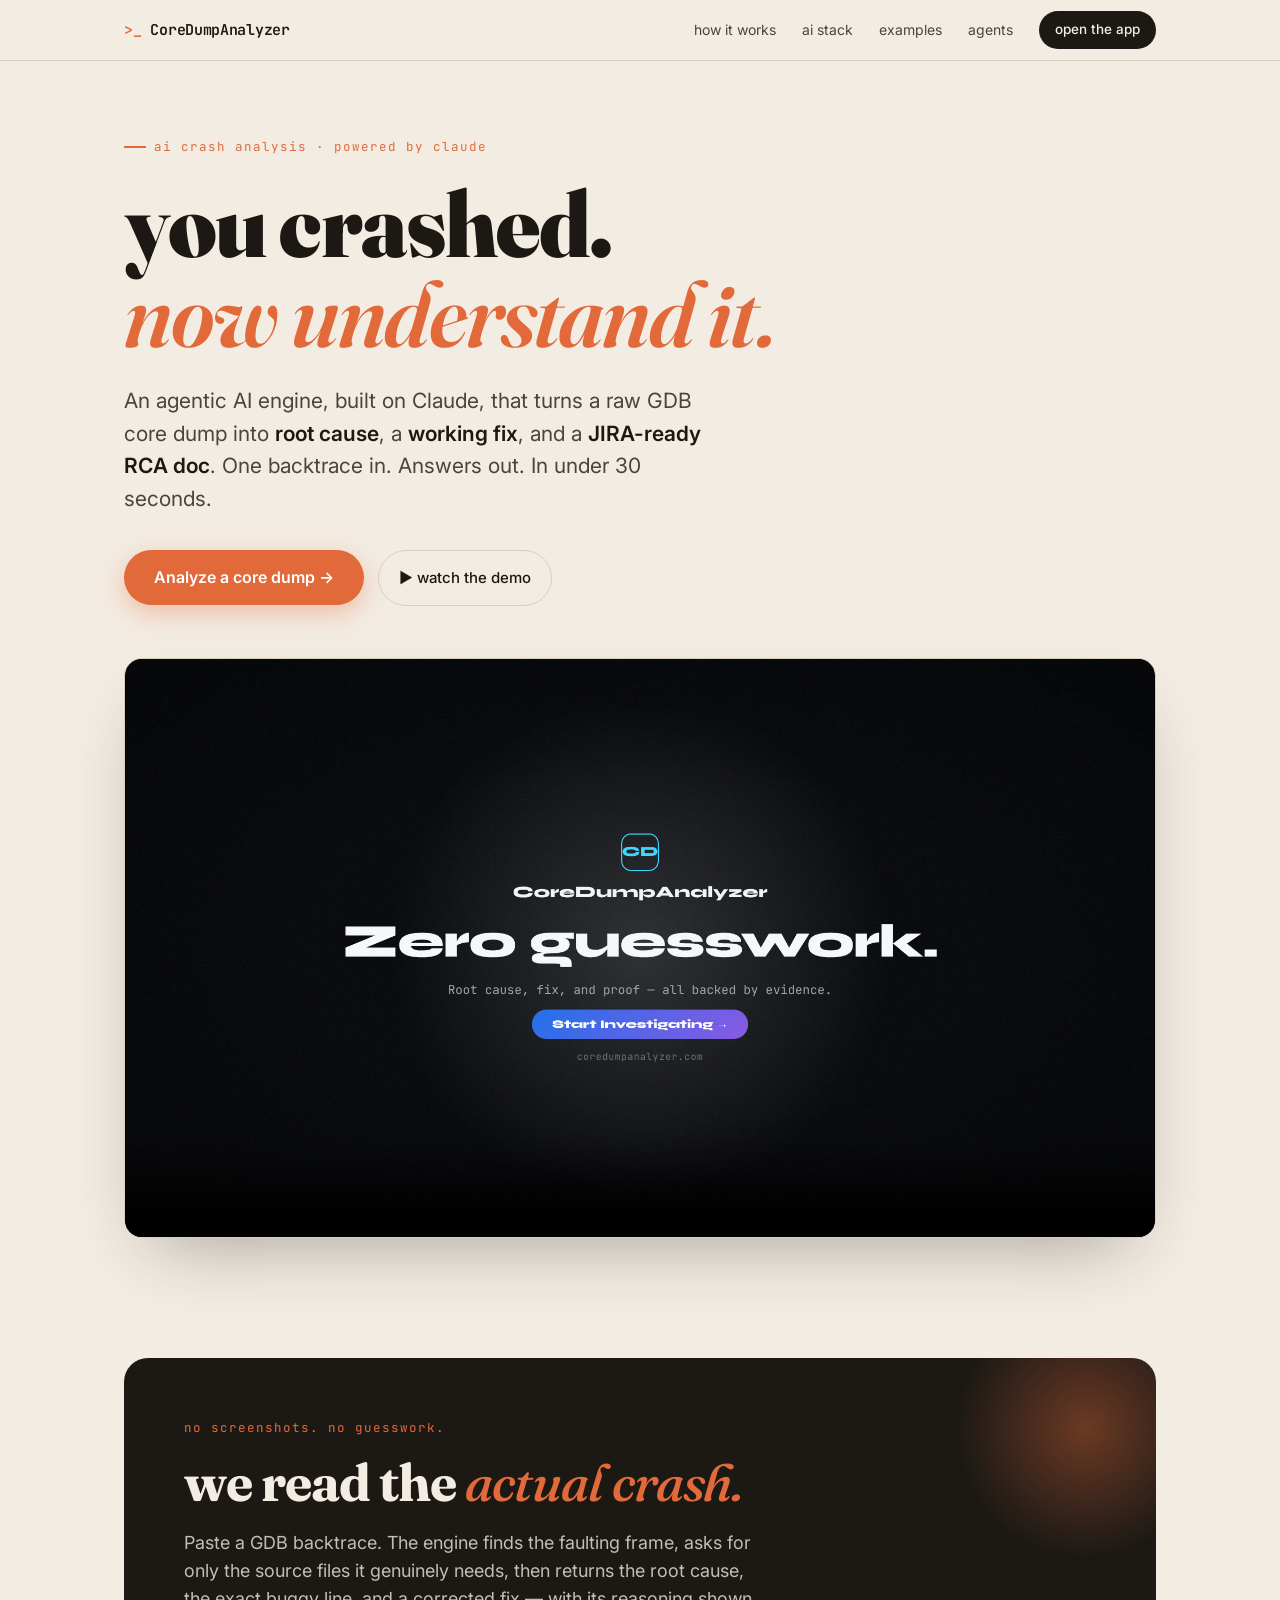
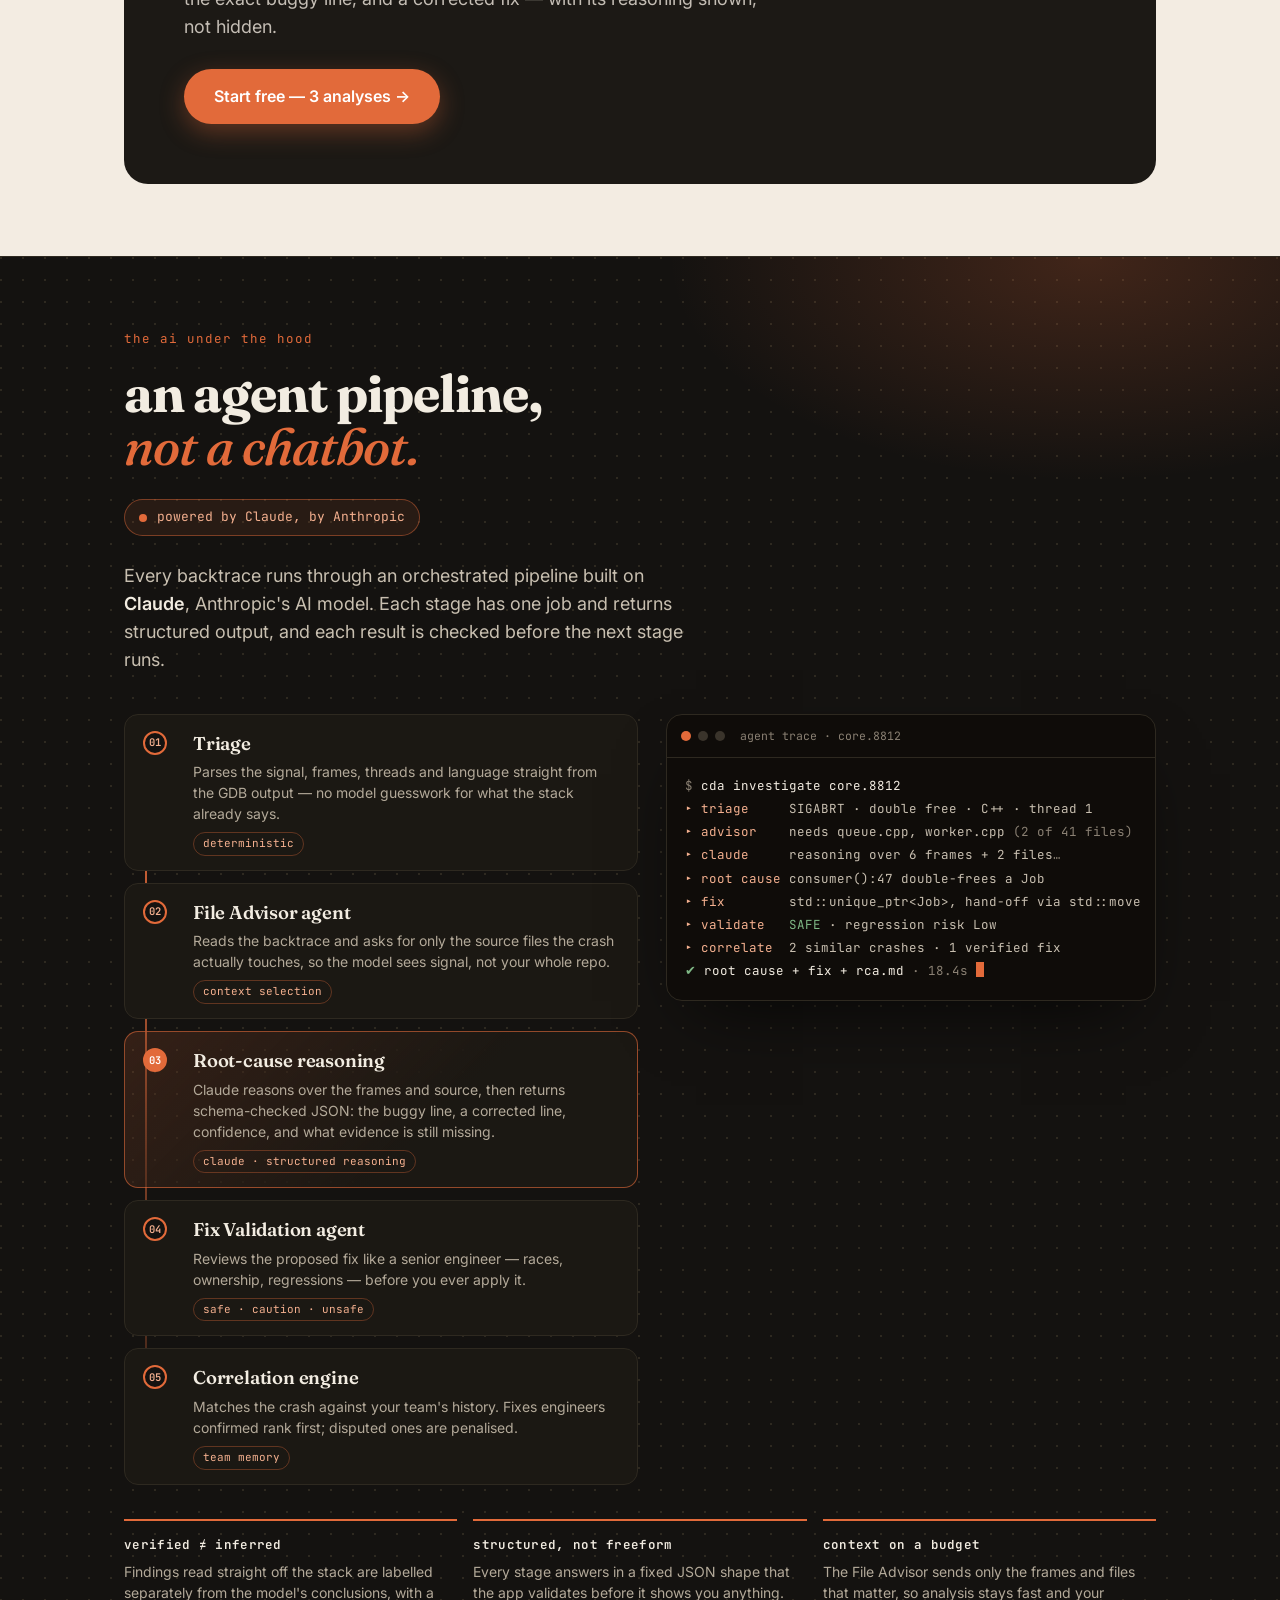
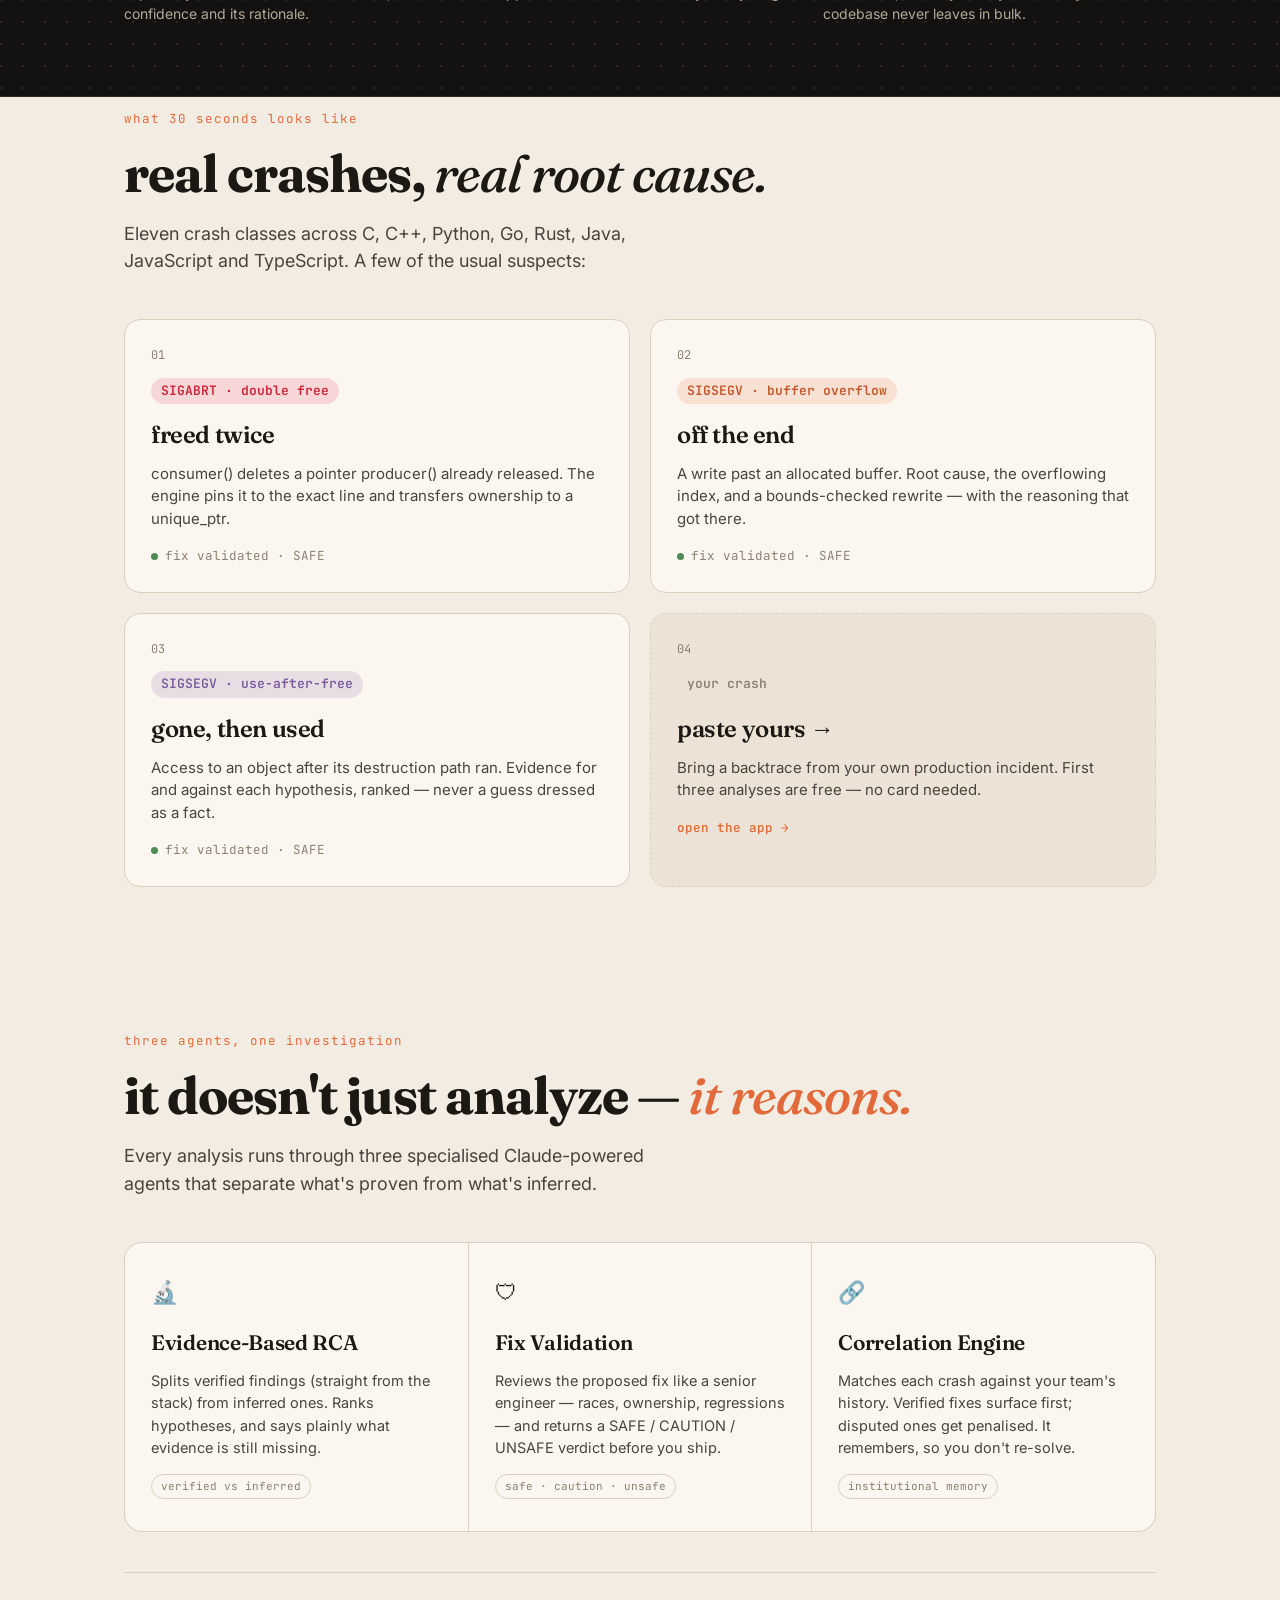
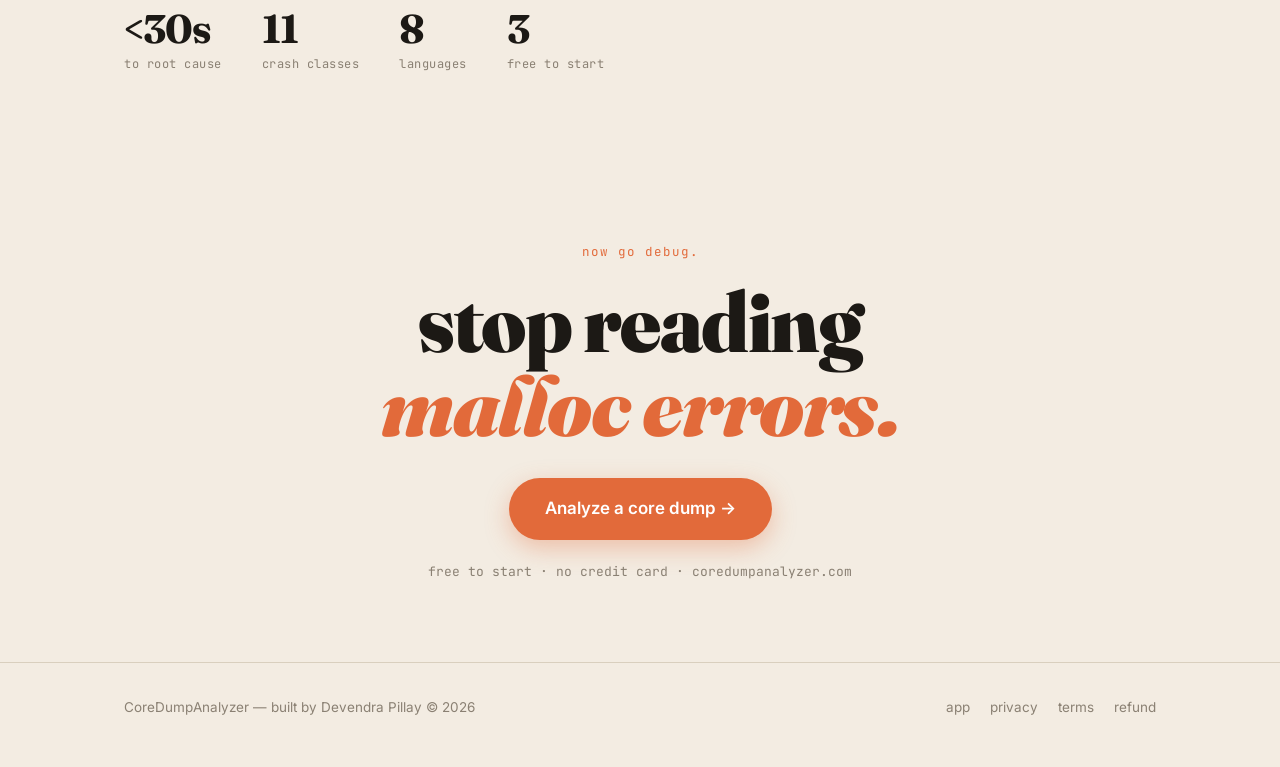
<file: index.html>
<!DOCTYPE html>
<html lang="en">
<head>
<meta charset="UTF-8">
<meta name="viewport" content="width=device-width, initial-scale=1, viewport-fit=cover">
<title>CoreDumpAnalyzer — you crashed. now understand it.</title>
<meta name="description" content="An agentic AI engine built on Claude that turns a GDB core dump into root cause, a working fix, and a JIRA-ready RCA doc. In under 30 seconds.">
<meta name="theme-color" content="#e26a3a">
<meta property="og:title" content="CoreDumpAnalyzer — you crashed. now understand it.">
<meta property="og:description" content="Paste a backtrace. Get root cause, a working fix, and an RCA doc. In under 30 seconds.">
<meta property="og:type" content="website">
<meta property="og:url" content="https://coredumpanalyzer.com/">
<link rel="canonical" href="https://coredumpanalyzer.com/">
<meta property="og:image" content="https://coredumpanalyzer.com/assets/demo-poster.jpg">
<meta property="og:video" content="https://coredumpanalyzer.com/assets/demo.mp4">
<meta name="twitter:card" content="summary_large_image">
<link rel="icon" type="image/svg+xml" href="data:image/svg+xml,<svg xmlns='http://www.w3.org/2000/svg' viewBox='0 0 100 100'><rect width='100' height='100' rx='20' fill='%23141210'/><text y='64' x='12' font-size='44' font-family='monospace' fill='%23e26a3a' font-weight='bold'>&gt;_</text></svg>">
<script>
// Auth hand-off: Supabase OAuth / email-confirm / password-reset redirects and
// Lemon Squeezy returns land on the site root. Forward them to the app with the
// query + hash intact so the app can finish the flow.
(function(){
  var h=location.hash||'', q=location.search||'';
  if(/access_token|refresh_token|error_description|type=recovery/.test(h) ||
     /[?&](code|error|error_description|reset)=/.test(q)){
    location.replace('/app.html'+q+h);
  }
})();
</script>
<link rel="preconnect" href="https://fonts.googleapis.com">
<link rel="preconnect" href="https://fonts.gstatic.com" crossorigin>
<link href="https://fonts.googleapis.com/css2?family=Fraunces:ital,opsz,wght@0,9..144,400;0,9..144,600;0,9..144,700;0,9..144,900;1,9..144,500;1,9..144,600&family=Inter:wght@400;500;600&family=JetBrains+Mono:wght@400;600&display=swap" rel="stylesheet">
<style>
:root{
  box-sizing:border-box;
  padding-top:env(safe-area-inset-top,0px);
  padding-bottom:env(safe-area-inset-bottom,0px);
  /* palette — warm paper + ember accent */
  --paper:#f3ece2;
  --paper2:#ece3d6;
  --ink:#1c1915;
  --ink2:#4a443c;
  --ink3:#8a8073;
  --ember:#e26a3a;
  --ember-d:#c4542a;
  --line:#d9cfbe;
  --card:#fbf7f0;
  --green:#4f8a56;
  --blue:#3a6ea5;
  --violet:#7a5a9e;
}
*{margin:0;padding:0;box-sizing:inherit}
html{scroll-padding-top:env(safe-area-inset-top,0px);scroll-behavior:smooth;-webkit-text-size-adjust:100%}
body{
  background:var(--paper);
  color:var(--ink);
  font-family:'Inter',system-ui,sans-serif;
  font-size:17px;line-height:1.6;
  overflow-x:hidden;
  background-image:radial-gradient(var(--line) 0.5px,transparent 0.5px);
  background-size:22px 22px;
}
@media (prefers-color-scheme: dark){
  :root:not([data-theme="light"]){
    --paper:#15120e;--paper2:#1b1813;--ink:#f2ece1;--ink2:#c8bfb0;
    --ink3:#8a8073;--line:#2e2920;--card:#1d1a14;
  }
}
:root[data-theme="dark"]{
  --paper:#15120e;--paper2:#1b1813;--ink:#f2ece1;--ink2:#c8bfb0;
  --ink3:#8a8073;--line:#2e2920;--card:#1d1a14;
}
a{color:inherit;text-decoration:none}
::selection{background:var(--ember);color:#fff}

/* ── layout shell ── */
.wrap{max-width:1080px;margin:0 auto;padding:0 24px}
.serif{font-family:'Fraunces',Georgia,serif}
.it{font-style:italic}
.em{color:var(--ember)}

/* ── top bar ── */
header{position:sticky;top:0;z-index:50;
  backdrop-filter:blur(10px);-webkit-backdrop-filter:blur(10px);
  background:color-mix(in srgb, var(--paper) 82%, transparent);
  border-bottom:1px solid var(--line);
  padding-top:env(safe-area-inset-top,0px);}
.nav{display:flex;align-items:center;justify-content:space-between;height:60px}
.brand{font-family:'JetBrains Mono',monospace;font-weight:600;font-size:15px;letter-spacing:-.3px;display:flex;align-items:center;gap:9px}
.brand .mk{color:var(--ember)}
.nav-links{display:flex;align-items:center;gap:26px;font-size:14px;color:var(--ink2)}
.nav-links a{transition:color .15s}
.nav-links a:hover{color:var(--ink)}
.nav-cta{background:var(--ink);color:var(--paper);padding:8px 16px;border-radius:999px;font-weight:500;font-size:13.5px;transition:transform .15s,background .15s}
.nav-cta:hover{transform:translateY(-1px);background:var(--ember)}
@media(max-width:680px){.nav-links a.hide-sm{display:none}}

/* ── hero ── */
.hero{padding:76px 0 48px;position:relative}
.eyebrow{font-family:'JetBrains Mono',monospace;font-size:12.5px;letter-spacing:1px;color:var(--ember);text-transform:lowercase;margin-bottom:22px;display:flex;align-items:center;gap:8px}
.eyebrow::before{content:"";width:22px;height:1.5px;background:var(--ember)}
h1.hero-h{font-family:'Fraunces',serif;font-weight:900;font-size:clamp(44px,8.5vw,92px);line-height:.98;letter-spacing:-1.5px;margin-bottom:26px}
h1.hero-h .it{font-weight:600}
.hero-sub{font-size:clamp(17px,2.2vw,21px);color:var(--ink2);max-width:600px;line-height:1.55;margin-bottom:34px}
.hero-sub strong{color:var(--ink);font-weight:600}
.hero-ctas{display:flex;gap:14px;flex-wrap:wrap;align-items:center}
.btn-primary{background:var(--ember);color:#fff;font-weight:600;font-size:16px;padding:15px 30px;border-radius:999px;display:inline-flex;align-items:center;gap:9px;transition:transform .15s,box-shadow .15s,background .15s;box-shadow:0 8px 24px color-mix(in srgb,var(--ember) 35%,transparent)}
.btn-primary:hover{transform:translateY(-2px);background:var(--ember-d);box-shadow:0 12px 30px color-mix(in srgb,var(--ember) 45%,transparent)}
.btn-ghost{color:var(--ink);font-weight:500;font-size:15px;padding:15px 20px;border-radius:999px;border:1.5px solid var(--line);display:inline-flex;align-items:center;gap:9px;transition:border-color .15s,background .15s}
.btn-ghost:hover{border-color:var(--ink3);background:var(--card)}

/* ── hero video ── */
.hero-media{margin-top:52px;position:relative}
.video-frame{position:relative;border-radius:18px;overflow:hidden;border:1px solid var(--line);background:var(--card);box-shadow:0 30px 70px -30px rgba(40,30,20,.4);aspect-ratio:16/9;display:flex;align-items:center;justify-content:center;}
/* ── video placeholder (swap this block for a real <video>) ── */
.vid-placeholder{position:absolute;inset:0;display:flex;flex-direction:column;align-items:center;justify-content:center;gap:18px;
  background:
    radial-gradient(circle at 30% 30%, color-mix(in srgb,var(--ember) 14%,transparent), transparent 55%),
    radial-gradient(circle at 75% 70%, color-mix(in srgb,var(--blue) 14%,transparent), transparent 55%),
    var(--paper2);
  text-align:center;padding:24px}
.play-ring{width:76px;height:76px;border-radius:50%;background:var(--ember);display:flex;align-items:center;justify-content:center;box-shadow:0 0 0 8px color-mix(in srgb,var(--ember) 18%,transparent);transition:transform .2s}
.video-frame:hover .play-ring{transform:scale(1.07)}
.play-ring::after{content:"";border-left:22px solid #fff;border-top:13px solid transparent;border-bottom:13px solid transparent;margin-left:6px}
.vid-note{font-family:'JetBrains Mono',monospace;font-size:12.5px;color:var(--ink3)}
.vid-note b{color:var(--ink2)}
.tap-sound{position:absolute;top:14px;right:16px;font-family:'JetBrains Mono',monospace;font-size:11px;color:var(--ink3);background:color-mix(in srgb,var(--paper) 70%,transparent);border:1px solid var(--line);padding:4px 10px;border-radius:999px}
.dur-badge{position:absolute;bottom:14px;right:16px;font-family:'JetBrains Mono',monospace;font-size:12px;color:var(--ink);background:color-mix(in srgb,var(--paper) 80%,transparent);border:1px solid var(--line);padding:4px 10px;border-radius:6px}

/* ── section scaffolding ── */
section{padding:72px 0}
.sec-label{font-family:'JetBrains Mono',monospace;font-size:12.5px;letter-spacing:1px;color:var(--ember);text-transform:lowercase;margin-bottom:18px}
h2.sec-h{font-family:'Fraunces',serif;font-weight:700;font-size:clamp(30px,5vw,52px);line-height:1.02;letter-spacing:-1px;margin-bottom:20px}
h2.sec-h .it{font-weight:500}
.sec-lead{font-size:18px;color:var(--ink2);max-width:580px;line-height:1.55}

/* ── "we run it for you" band ── */
.band{background:var(--ink);color:var(--paper);border-radius:24px;padding:clamp(34px,5vw,60px);position:relative;overflow:hidden}
.band::after{content:"";position:absolute;right:-60px;top:-60px;width:260px;height:260px;border-radius:50%;background:radial-gradient(circle,color-mix(in srgb,var(--ember) 40%,transparent),transparent 70%)}
.band .sec-label{color:var(--ember)}
.band h2{color:var(--paper)}
.band .sec-lead{color:color-mix(in srgb,var(--paper) 78%,transparent);position:relative;z-index:1}
.band- cta{margin-top:26px}
.band .btn-primary{margin-top:28px}

/* ── the AI stack (always-dark console band) ── */
.ai-sec{background:#141210;color:#f2ece1;position:relative;overflow:hidden;border-block:1px solid #2e2920}
.ai-sec::before{content:"";position:absolute;inset:0;background:
  radial-gradient(600px 320px at 85% 0%,rgba(226,106,58,.22),transparent 70%),
  radial-gradient(1px 1px at 1px 1px,#2e2920 1px,transparent 0) 0 0/22px 22px;pointer-events:none}
.ai-sec .wrap{position:relative}
.ai-sec h2.sec-h{color:#f2ece1}
.ai-sec .sec-lead{color:#c8bfb0}
.ai-sec .sec-lead b{color:#f2ece1;font-weight:600}
.model-pill{display:inline-flex;align-items:center;gap:10px;margin:6px 0 26px;font-family:'JetBrains Mono',monospace;font-size:13px;
  border:1px solid rgba(226,106,58,.45);background:rgba(226,106,58,.1);color:#f4b08f;padding:7px 14px;border-radius:999px}
.model-pill i{width:8px;height:8px;border-radius:50%;background:var(--ember);box-shadow:0 0 0 0 rgba(226,106,58,.6);animation:pulse 2s infinite}
@keyframes pulse{0%{box-shadow:0 0 0 0 rgba(226,106,58,.55)}70%{box-shadow:0 0 0 10px rgba(226,106,58,0)}100%{box-shadow:0 0 0 0 rgba(226,106,58,0)}}
.ai-grid{display:grid;grid-template-columns:minmax(0,1.05fr) minmax(0,1fr);gap:28px;margin-top:40px;align-items:start}
@media(max-width:880px){.ai-grid{grid-template-columns:1fr}}
.pipe{list-style:none;position:relative;display:flex;flex-direction:column;gap:12px}
.pipe::before{content:"";position:absolute;left:21px;top:22px;bottom:22px;width:2px;background:linear-gradient(#e26a3a,rgba(226,106,58,.15))}
.pipe li{position:relative;display:grid;grid-template-columns:44px 1fr;gap:14px;align-items:start;
  background:#1b1813;border:1px solid #2e2920;border-radius:14px;padding:14px 16px 14px 10px;transition:border-color .2s,transform .2s}
.pipe li:hover{border-color:rgba(226,106,58,.55);transform:translateX(3px)}
.pipe .n{width:24px;height:24px;margin:2px 0 0 8px;border-radius:50%;background:#141210;border:2px solid var(--ember);
  font-family:'JetBrains Mono',monospace;font-size:10.5px;font-weight:600;color:#f4b08f;display:flex;align-items:center;justify-content:center;position:relative;z-index:1}
.pipe li.core{border-color:rgba(226,106,58,.6);background:linear-gradient(135deg,rgba(226,106,58,.16),#1b1813 60%)}
.pipe li.core .n{background:var(--ember);color:#fff}
.pipe h3{font-family:'Fraunces',serif;font-weight:600;font-size:18.5px;letter-spacing:-.2px;color:#f2ece1;margin-bottom:3px}
.pipe p{font-size:14px;color:#b3a999;line-height:1.5}
.pipe .tag{display:inline-block;margin-top:8px;font-family:'JetBrains Mono',monospace;font-size:11px;color:#f4b08f;border:1px solid rgba(226,106,58,.35);padding:2px 9px;border-radius:999px}
.trace{background:#0f0c09;border:1px solid #2e2920;border-radius:16px;overflow:hidden;box-shadow:0 30px 70px -30px rgba(0,0,0,.8);position:sticky;top:84px}
.trace-bar{display:flex;align-items:center;gap:7px;padding:12px 14px;border-bottom:1px solid #2e2920;font-family:'JetBrains Mono',monospace;font-size:11.5px;color:#8a8073}
.trace-bar b{width:10px;height:10px;border-radius:50%;background:#3a342b}
.trace-bar b:first-child{background:#e26a3a}
.trace-bar span{margin-left:8px}
.trace-body{overflow-x:auto;padding:16px 18px 18px}
.trace pre{font-family:'JetBrains Mono',monospace;font-size:12.5px;line-height:1.85;color:#c8bfb0;white-space:pre}
.trace .l{display:block;opacity:0;transform:translateY(4px);transition:opacity .35s ease,transform .35s ease}
.trace.in .l{opacity:1;transform:none}
.trace .k{color:#f4b08f}.trace .g{color:#7fb886}.trace .m{color:#8a8073}.trace .w{color:#f2ece1}
.trace .cursor{display:inline-block;width:8px;height:15px;background:var(--ember);vertical-align:-2px;animation:blink 1s steps(1) infinite}
@keyframes blink{50%{opacity:0}}
.guards{display:grid;grid-template-columns:repeat(3,1fr);gap:16px;margin-top:34px}
@media(max-width:760px){.guards{grid-template-columns:1fr}}
.guard{border-top:2px solid var(--ember);padding-top:14px}
.guard h4{font-family:'JetBrains Mono',monospace;font-size:12.5px;font-weight:600;color:#f2ece1;text-transform:lowercase;letter-spacing:.3px;margin-bottom:6px}
.guard p{font-size:14px;color:#b3a999;line-height:1.5}
@media(prefers-reduced-motion:reduce){.trace .l{opacity:1;transform:none;transition:none}.model-pill i,.trace .cursor{animation:none}}

/* ── example cards grid ── */
.grid{display:grid;grid-template-columns:repeat(2,1fr);gap:20px;margin-top:44px}
@media(max-width:720px){.grid{grid-template-columns:1fr}}
.card{background:var(--card);border:1px solid var(--line);border-radius:16px;padding:26px;transition:transform .18s,box-shadow .18s,border-color .18s;position:relative;overflow:hidden}
.card:hover{transform:translateY(-3px);box-shadow:0 18px 40px -24px rgba(40,30,20,.45);border-color:var(--ink3)}
.card-num{font-family:'JetBrains Mono',monospace;font-size:12px;color:var(--ink3)}
.card-sig{font-family:'JetBrains Mono',monospace;font-size:13px;font-weight:600;padding:3px 10px;border-radius:999px;display:inline-block;margin:12px 0}
.sig-red{background:color-mix(in srgb,#d14 14%,transparent);color:#c23}
.sig-amber{background:color-mix(in srgb,var(--ember) 16%,transparent);color:var(--ember-d)}
.sig-violet{background:color-mix(in srgb,var(--violet) 16%,transparent);color:var(--violet)}
.card h3{font-family:'Fraunces',serif;font-weight:600;font-size:24px;letter-spacing:-.4px;margin-bottom:8px}
.card p{font-size:15px;color:var(--ink2);line-height:1.5}
.card .verdict{margin-top:16px;font-family:'JetBrains Mono',monospace;font-size:12.5px;color:var(--ink3);display:flex;align-items:center;gap:7px}
.dot{width:7px;height:7px;border-radius:50%;flex-shrink:0}
.d-green{background:var(--green)}

/* ── the three agents ── */
.agents{display:grid;grid-template-columns:repeat(3,1fr);gap:1px;background:var(--line);border:1px solid var(--line);border-radius:18px;overflow:hidden;margin-top:44px}
@media(max-width:760px){.agents{grid-template-columns:1fr}}
.agent{background:var(--card);padding:32px 26px}
.agent-ico{font-size:22px;margin-bottom:16px}
.agent h3{font-family:'Fraunces',serif;font-weight:600;font-size:21px;letter-spacing:-.3px;margin-bottom:10px}
.agent p{font-size:14.5px;color:var(--ink2);line-height:1.55}
.agent .tag{display:inline-block;margin-top:14px;font-family:'JetBrains Mono',monospace;font-size:11px;color:var(--ink3);border:1px solid var(--line);padding:3px 9px;border-radius:999px}

/* ── stat strip ── */
.stats{display:flex;flex-wrap:wrap;gap:40px;margin-top:40px;padding-top:36px;border-top:1px solid var(--line)}
.stat .n{font-family:'Fraunces',serif;font-weight:700;font-size:40px;letter-spacing:-1px;line-height:1}
.stat .l{font-family:'JetBrains Mono',monospace;font-size:12px;color:var(--ink3);margin-top:6px;text-transform:lowercase;letter-spacing:.5px}

/* ── closing cta ── */
.close{text-align:center;padding:96px 0 80px}
.close h2{font-family:'Fraunces',serif;font-weight:900;font-size:clamp(40px,8vw,84px);letter-spacing:-1.5px;line-height:1;margin-bottom:30px}
.close .btn-primary{font-size:17px;padding:17px 36px}
.close-note{margin-top:22px;font-family:'JetBrains Mono',monospace;font-size:13px;color:var(--ink3)}

/* ── footer ── */
footer{border-top:1px solid var(--line);padding:34px 0 48px;color:var(--ink3);font-size:13.5px}
.foot-row{display:flex;justify-content:space-between;align-items:center;flex-wrap:wrap;gap:14px}
.foot-links{display:flex;gap:20px}
.foot-links a:hover{color:var(--ink)}

.reveal{opacity:0;transform:translateY(16px);transition:opacity .6s ease,transform .6s ease}
.reveal.in{opacity:1;transform:none}
@media(prefers-reduced-motion:reduce){.reveal{opacity:1;transform:none;transition:none}}
</style>
</head>
<body>

<header>
  <div class="wrap nav">
    <a href="#top" class="brand"><span class="mk">&gt;_</span> CoreDumpAnalyzer</a>
    <nav class="nav-links">
      <a href="#how" class="hide-sm">how it works</a>
      <a href="#ai" class="hide-sm">ai stack</a>
      <a href="#examples" class="hide-sm">examples</a>
      <a href="#agents" class="hide-sm">agents</a>
      <a class="nav-cta" href="/app.html?auth=signin">open the app</a>
    </nav>
  </div>
</header>

<a id="top"></a>

<!-- ───────── HERO ───────── -->
<div class="hero">
  <div class="wrap">
    <div class="eyebrow">ai crash analysis · powered by claude</div>
    <h1 class="hero-h">you crashed.<br><span class="it em">now understand it.</span></h1>
    <p class="hero-sub">An agentic AI engine, built on Claude, that turns a raw GDB core dump into <strong>root cause</strong>, a <strong>working fix</strong>, and a <strong>JIRA-ready RCA doc</strong>. One backtrace in. Answers out. In under 30 seconds.</p>
    <div class="hero-ctas">
      <a class="btn-primary" href="/app.html?auth=signup">Analyze a core dump →</a>
      <a class="btn-ghost" href="#demo">▶ watch the demo</a>
    </div>

    <!-- HERO VIDEO -->
    <div class="hero-media reveal" id="demo">
      <div class="video-frame" id="videoFrame">
        <video src="/assets/demo.mp4" poster="/assets/demo-poster.jpg" controls playsinline preload="none"
               aria-label="CoreDumpAnalyzer demo video"
               style="width:100%;height:100%;display:block;object-fit:contain;background:#000"></video>
      </div>
    </div>
  </div>
</div>

<!-- ───────── HOW IT WORKS BAND ───────── -->
<section id="how">
  <div class="wrap">
    <div class="band reveal">
      <div class="sec-label">no screenshots. no guesswork.</div>
      <h2 class="sec-h">we read the <span class="it em">actual crash.</span></h2>
      <p class="sec-lead">Paste a GDB backtrace. The engine finds the faulting frame, asks for only the source files it genuinely needs, then returns the root cause, the exact buggy line, and a corrected fix — with its reasoning shown, not hidden.</p>
      <a class="btn-primary" href="/app.html?auth=signup">Start free — 3 analyses →</a>
    </div>
  </div>
</section>

<!-- ───────── THE AI STACK ───────── -->
<section id="ai" class="ai-sec">
  <div class="wrap">
    <div class="sec-label">the ai under the hood</div>
    <h2 class="sec-h">an agent pipeline,<br><span class="it em">not a chatbot.</span></h2>
    <div class="model-pill"><i></i>powered by Claude, by Anthropic</div>
    <p class="sec-lead">Every backtrace runs through an orchestrated pipeline built on <b>Claude</b>, Anthropic's AI model. Each stage has one job and returns structured output, and each result is checked before the next stage runs.</p>

    <div class="ai-grid">
      <ol class="pipe reveal">
        <li><span class="n">01</span><div><h3>Triage</h3><p>Parses the signal, frames, threads and language straight from the GDB output — no model guesswork for what the stack already says.</p><span class="tag">deterministic</span></div></li>
        <li><span class="n">02</span><div><h3>File Advisor agent</h3><p>Reads the backtrace and asks for only the source files the crash actually touches, so the model sees signal, not your whole repo.</p><span class="tag">context selection</span></div></li>
        <li class="core"><span class="n">03</span><div><h3>Root-cause reasoning</h3><p>Claude reasons over the frames and source, then returns schema-checked JSON: the buggy line, a corrected line, confidence, and what evidence is still missing.</p><span class="tag">claude · structured reasoning</span></div></li>
        <li><span class="n">04</span><div><h3>Fix Validation agent</h3><p>Reviews the proposed fix like a senior engineer — races, ownership, regressions — before you ever apply it.</p><span class="tag">safe · caution · unsafe</span></div></li>
        <li><span class="n">05</span><div><h3>Correlation engine</h3><p>Matches the crash against your team's history. Fixes engineers confirmed rank first; disputed ones are penalised.</p><span class="tag">team memory</span></div></li>
      </ol>

      <div class="trace reveal" id="trace" aria-label="Example agent trace">
        <div class="trace-bar"><b></b><b></b><b></b><span>agent trace · core.8812</span></div>
        <div class="trace-body"><pre><span class="l" style="transition-delay:0.00s"><span class="m">$</span> <span class="w">cda investigate core.8812</span></span><span class="l" style="transition-delay:0.32s"><span class="k">▸ triage    </span> SIGABRT · double free · C++ · thread 1</span><span class="l" style="transition-delay:0.64s"><span class="k">▸ advisor   </span> needs queue.cpp, worker.cpp <span class="m">(2 of 41 files)</span></span><span class="l" style="transition-delay:0.96s"><span class="k">▸ claude    </span> reasoning over 6 frames + 2 files<span class="m">…</span></span><span class="l" style="transition-delay:1.28s"><span class="k">▸ root cause</span> consumer():47 double-frees a Job</span><span class="l" style="transition-delay:1.60s"><span class="k">▸ fix       </span> std::unique_ptr&lt;Job&gt;, hand-off via std::move</span><span class="l" style="transition-delay:1.92s"><span class="k">▸ validate  </span> <span class="g">SAFE</span> · regression risk Low</span><span class="l" style="transition-delay:2.24s"><span class="k">▸ correlate </span> 2 similar crashes · 1 verified fix</span><span class="l" style="transition-delay:2.56s"><span class="g">✔</span> <span class="w">root cause + fix + rca.md</span> <span class="m">· 18.4s</span> <span class="cursor"></span></span></pre></div>
      </div>
    </div>

    <div class="guards">
      <div class="guard"><h4>verified ≠ inferred</h4><p>Findings read straight off the stack are labelled separately from the model's conclusions, with a confidence and its rationale.</p></div>
      <div class="guard"><h4>structured, not freeform</h4><p>Every stage answers in a fixed JSON shape that the app validates before it shows you anything.</p></div>
      <div class="guard"><h4>context on a budget</h4><p>The File Advisor sends only the frames and files that matter, so analysis stays fast and your codebase never leaves in bulk.</p></div>
    </div>
  </div>
</section>

<!-- ───────── EXAMPLES ───────── -->
<section id="examples" style="padding-top:12px">
  <div class="wrap">
    <div class="sec-label">what 30 seconds looks like</div>
    <h2 class="sec-h">real crashes, <span class="it">real root cause.</span></h2>
    <p class="sec-lead">Eleven crash classes across C, C++, Python, Go, Rust, Java, JavaScript and TypeScript. A few of the usual suspects:</p>

    <div class="grid">
      <div class="card reveal">
        <div class="card-num">01</div>
        <span class="card-sig sig-red">SIGABRT · double free</span>
        <h3>freed twice</h3>
        <p>consumer() deletes a pointer producer() already released. The engine pins it to the exact line and transfers ownership to a unique_ptr.</p>
        <div class="verdict"><span class="dot d-green"></span>fix validated · SAFE</div>
      </div>
      <div class="card reveal">
        <div class="card-num">02</div>
        <span class="card-sig sig-amber">SIGSEGV · buffer overflow</span>
        <h3>off the end</h3>
        <p>A write past an allocated buffer. Root cause, the overflowing index, and a bounds-checked rewrite — with the reasoning that got there.</p>
        <div class="verdict"><span class="dot d-green"></span>fix validated · SAFE</div>
      </div>
      <div class="card reveal">
        <div class="card-num">03</div>
        <span class="card-sig sig-violet">SIGSEGV · use-after-free</span>
        <h3>gone, then used</h3>
        <p>Access to an object after its destruction path ran. Evidence for and against each hypothesis, ranked — never a guess dressed as a fact.</p>
        <div class="verdict"><span class="dot d-green"></span>fix validated · SAFE</div>
      </div>
      <div class="card reveal" style="background:var(--paper2);border-style:dashed">
        <div class="card-num">04</div>
        <span class="card-sig" style="color:var(--ink3)">your crash</span>
        <h3>paste yours →</h3>
        <p>Bring a backtrace from your own production incident. First three analyses are free — no card needed.</p>
        <div class="verdict"><a href="/app.html?auth=signup" style="color:var(--ember);font-weight:600">open the app →</a></div>
      </div>
    </div>
  </div>
</section>

<!-- ───────── THE 3 AGENTS ───────── -->
<section id="agents">
  <div class="wrap">
    <div class="sec-label">three agents, one investigation</div>
    <h2 class="sec-h">it doesn't just analyze — <span class="it em">it reasons.</span></h2>
    <p class="sec-lead">Every analysis runs through three specialised Claude-powered agents that separate what's proven from what's inferred.</p>

    <div class="agents reveal">
      <div class="agent">
        <div class="agent-ico">🔬</div>
        <h3>Evidence-Based RCA</h3>
        <p>Splits verified findings (straight from the stack) from inferred ones. Ranks hypotheses, and says plainly what evidence is still missing.</p>
        <span class="tag">verified vs inferred</span>
      </div>
      <div class="agent">
        <div class="agent-ico">🛡</div>
        <h3>Fix Validation</h3>
        <p>Reviews the proposed fix like a senior engineer — races, ownership, regressions — and returns a SAFE / CAUTION / UNSAFE verdict before you ship.</p>
        <span class="tag">safe · caution · unsafe</span>
      </div>
      <div class="agent">
        <div class="agent-ico">🔗</div>
        <h3>Correlation Engine</h3>
        <p>Matches each crash against your team's history. Verified fixes surface first; disputed ones get penalised. It remembers, so you don't re-solve.</p>
        <span class="tag">institutional memory</span>
      </div>
    </div>

    <div class="stats">
      <div class="stat"><div class="n">&lt;30s</div><div class="l">to root cause</div></div>
      <div class="stat"><div class="n">11</div><div class="l">crash classes</div></div>
      <div class="stat"><div class="n">8</div><div class="l">languages</div></div>
      <div class="stat"><div class="n">3</div><div class="l">free to start</div></div>
    </div>
  </div>
</section>

<!-- ───────── CLOSE ───────── -->
<section class="close">
  <div class="wrap">
    <div class="sec-label" style="text-align:center">now go debug.</div>
    <h2>stop reading<br><span class="it em">malloc errors.</span></h2>
    <a class="btn-primary" href="/app.html?auth=signup">Analyze a core dump →</a>
    <div class="close-note">free to start · no credit card · coredumpanalyzer.com</div>
  </div>
</section>

<footer>
  <div class="wrap foot-row">
    <div>CoreDumpAnalyzer — built by Devendra Pillay © 2026</div>
    <div class="foot-links">
      <a href="/app.html?auth=signin">app</a>
      <a href="/privacy.html">privacy</a>
      <a href="/terms.html">terms</a>
      <a href="/refund.html">refund</a>
    </div>
  </div>
</footer>

<script>
// scroll reveal
(function(){
  var els=document.querySelectorAll('.reveal');
  if(!('IntersectionObserver' in window)){els.forEach(function(e){e.classList.add('in')});return;}
  var io=new IntersectionObserver(function(entries){
    entries.forEach(function(en){if(en.isIntersecting){en.target.classList.add('in');io.unobserve(en.target);}});
  },{threshold:.12});
  els.forEach(function(e){io.observe(e)});
})();
</script>
</body>
</html>
</file>
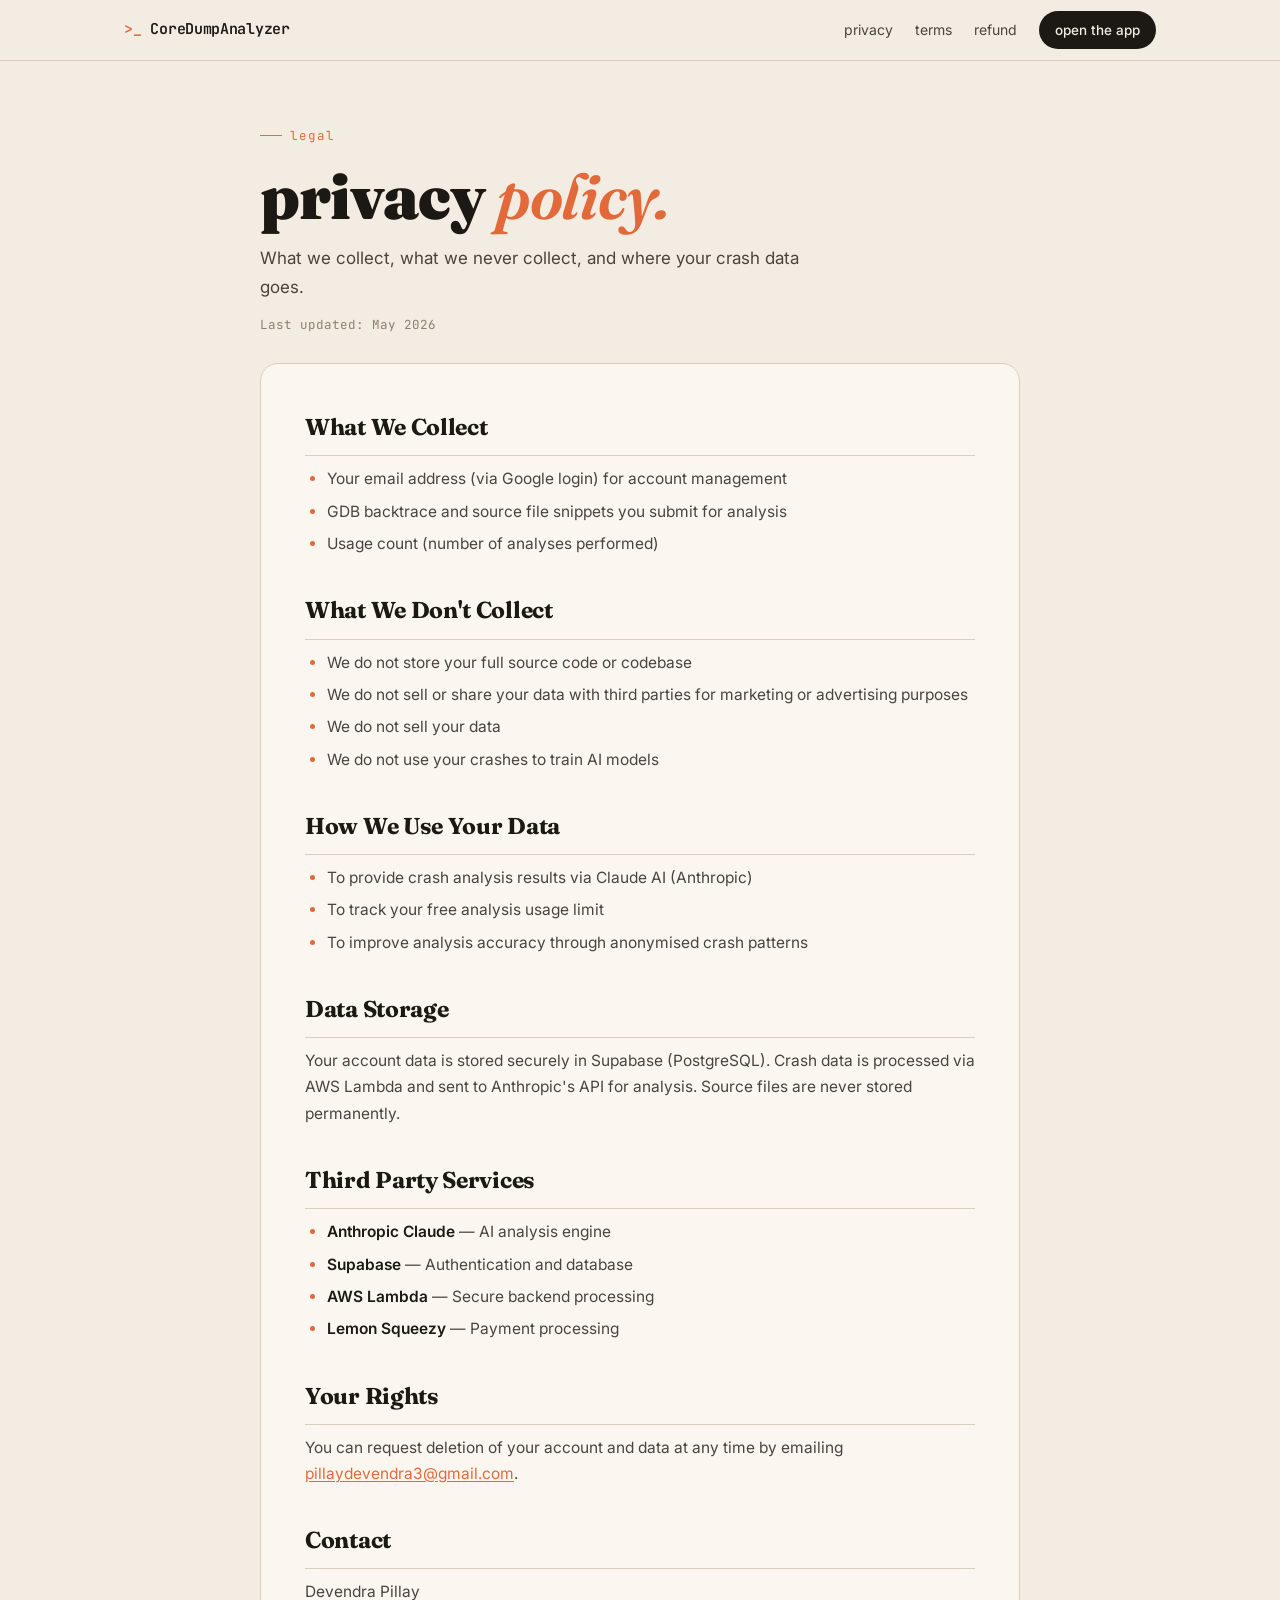
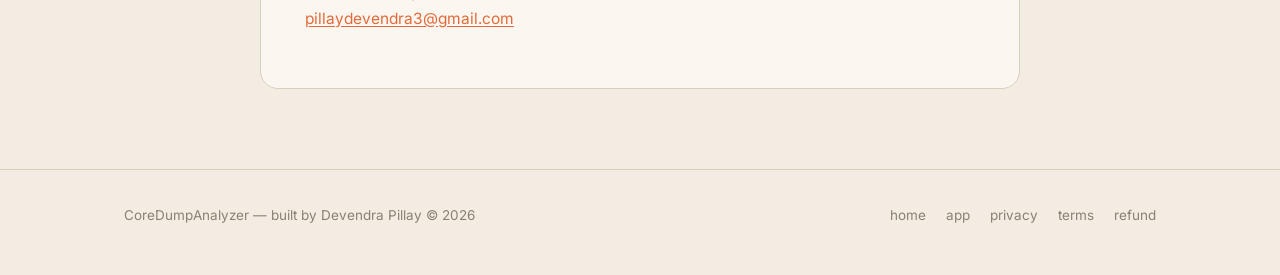
<file: privacy.html>
<!DOCTYPE html>
<html lang="en">
<head>
<meta charset="UTF-8">
<meta name="viewport" content="width=device-width, initial-scale=1, viewport-fit=cover">
<title>Privacy Policy — CoreDumpAnalyzer</title>
<meta name="description" content="How CoreDumpAnalyzer collects, uses and protects your data.">
<meta name="theme-color" content="#e26a3a">
<link rel="icon" type="image/svg+xml" href="data:image/svg+xml,<svg xmlns='http://www.w3.org/2000/svg' viewBox='0 0 100 100'><rect width='100' height='100' rx='20' fill='%23141210'/><text y='64' x='12' font-size='44' font-family='monospace' fill='%23e26a3a' font-weight='bold'>&gt;_</text></svg>">
<link rel="preconnect" href="https://fonts.googleapis.com">
<link rel="preconnect" href="https://fonts.gstatic.com" crossorigin>
<link href="https://fonts.googleapis.com/css2?family=Fraunces:ital,opsz,wght@0,9..144,400;0,9..144,700;0,9..144,900;1,9..144,600&family=Inter:wght@400;500;600&family=JetBrains+Mono:wght@400;600&display=swap" rel="stylesheet">
<link rel="stylesheet" href="/assets/site.css">
</head>
<body>

<header>
  <div class="wrap nav">
    <a href="/" class="brand"><span class="mk">&gt;_</span> CoreDumpAnalyzer</a>
    <nav class="nav-links">
      <a href="/privacy.html" class="hide-sm">privacy</a>
      <a href="/terms.html" class="hide-sm">terms</a>
      <a href="/refund.html" class="hide-sm">refund</a>
      <a class="nav-cta" href="/app.html?auth=signin">open the app</a>
    </nav>
  </div>
</header>

<div class="wrap doc-hero">
  <div class="eyebrow">legal</div>
  <h1>privacy <span class="it">policy.</span></h1>
  <p>What we collect, what we never collect, and where your crash data goes.</p>
  <div class="doc-date">Last updated: May 2026</div>
</div>

<main class="wrap doc">
  <div class="doc-card">
<h2>What We Collect</h2>
<ul>
  <li>Your email address (via Google login) for account management</li>
  <li>GDB backtrace and source file snippets you submit for analysis</li>
  <li>Usage count (number of analyses performed)</li>
</ul>

<h2>What We Don't Collect</h2>
<ul>
  <li>We do not store your full source code or codebase</li>
  <li>We do not sell or share your data with third parties for marketing or advertising purposes</li>
  <li>We do not sell your data</li>
  <li>We do not use your crashes to train AI models</li>
</ul>

<h2>How We Use Your Data</h2>
<ul>
  <li>To provide crash analysis results via Claude AI (Anthropic)</li>
  <li>To track your free analysis usage limit</li>
  <li>To improve analysis accuracy through anonymised crash patterns</li>
</ul>

<h2>Data Storage</h2>
<p>Your account data is stored securely in Supabase (PostgreSQL). 
Crash data is processed via AWS Lambda and sent to Anthropic's API for analysis. 
Source files are never stored permanently.</p>

<h2>Third Party Services</h2>
<ul>
  <li><strong>Anthropic Claude</strong> — AI analysis engine</li>
  <li><strong>Supabase</strong> — Authentication and database</li>
  <li><strong>AWS Lambda</strong> — Secure backend processing</li>
  <li><strong>Lemon Squeezy</strong> — Payment processing</li>
</ul>

<h2>Your Rights</h2>
<p>You can request deletion of your account and data at any time by emailing 
<a href="mailto:pillaydevendra3@gmail.com">pillaydevendra3@gmail.com</a>.</p>

<h2>Contact</h2>
<p>Devendra Pillay<br>
<a href="mailto:pillaydevendra3@gmail.com">pillaydevendra3@gmail.com</a></p>
  </div>
</main>

<footer>
  <div class="wrap foot-row">
    <div>CoreDumpAnalyzer — built by Devendra Pillay © 2026</div>
    <div class="foot-links">
      <a href="/">home</a>
      <a href="/app.html?auth=signin">app</a>
      <a href="/privacy.html">privacy</a>
      <a href="/terms.html">terms</a>
      <a href="/refund.html">refund</a>
    </div>
  </div>
</footer>

</body>
</html>
</file>
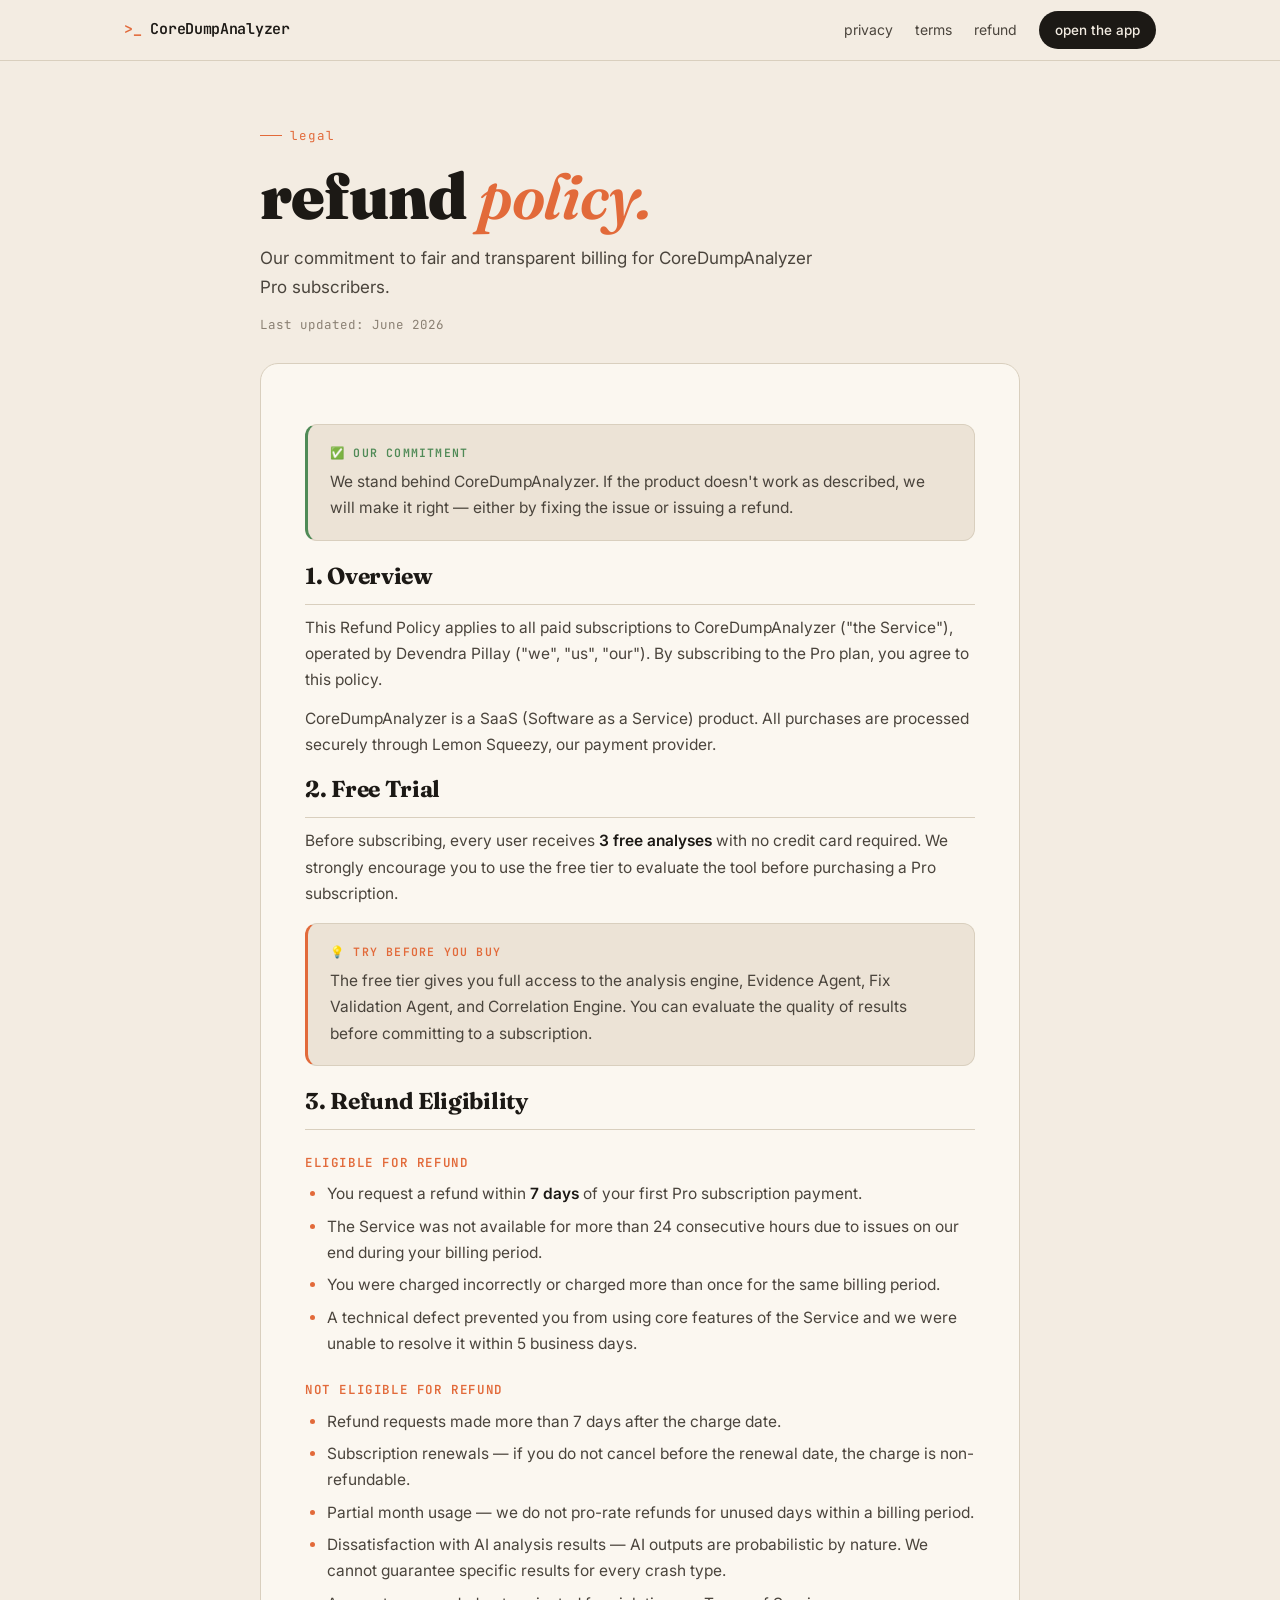
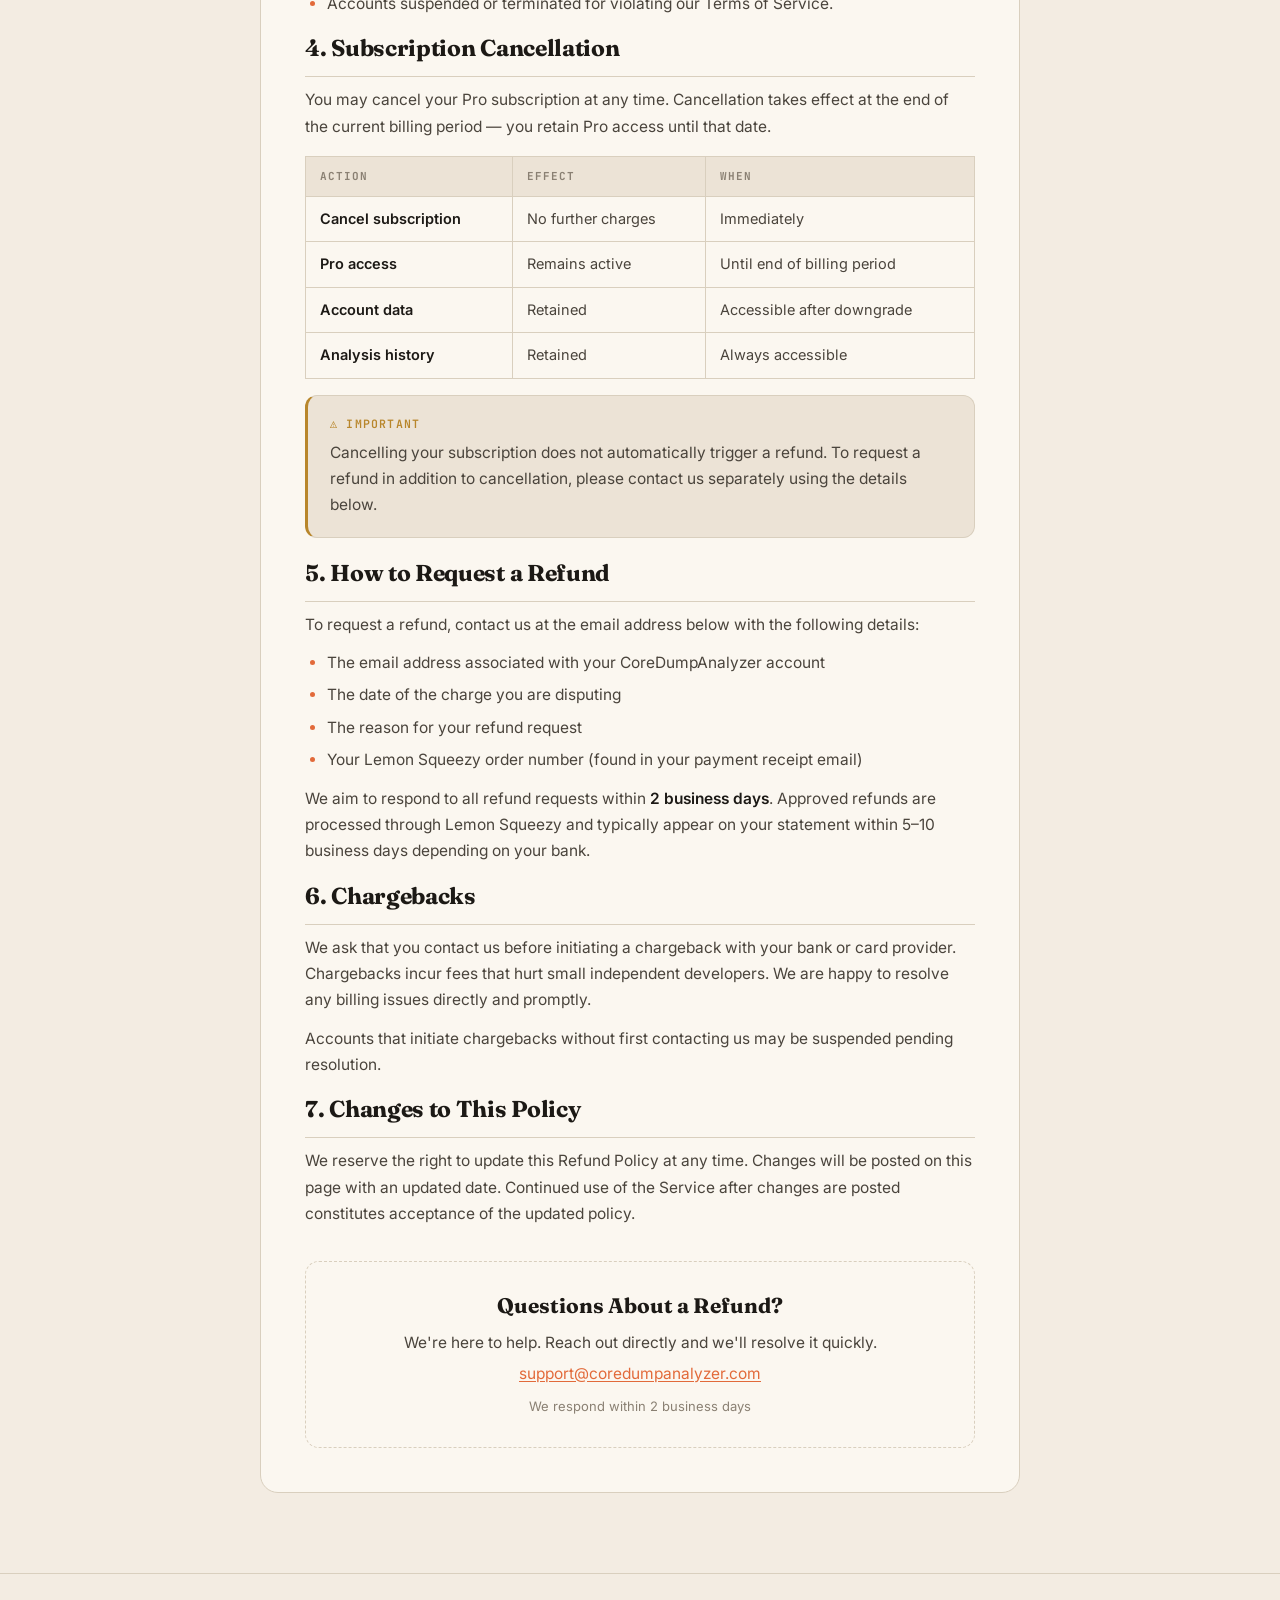
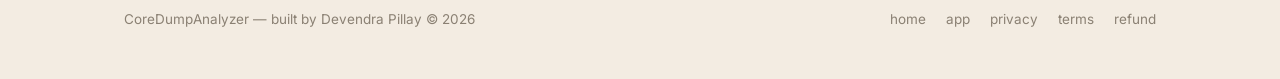
<file: refund.html>
<!DOCTYPE html>
<html lang="en">
<head>
<meta charset="UTF-8">
<meta name="viewport" content="width=device-width, initial-scale=1, viewport-fit=cover">
<title>Refund Policy — CoreDumpAnalyzer</title>
<meta name="description" content="CoreDumpAnalyzer refund policy for Pro subscriptions.">
<meta name="theme-color" content="#e26a3a">
<link rel="icon" type="image/svg+xml" href="data:image/svg+xml,<svg xmlns='http://www.w3.org/2000/svg' viewBox='0 0 100 100'><rect width='100' height='100' rx='20' fill='%23141210'/><text y='64' x='12' font-size='44' font-family='monospace' fill='%23e26a3a' font-weight='bold'>&gt;_</text></svg>">
<link rel="preconnect" href="https://fonts.googleapis.com">
<link rel="preconnect" href="https://fonts.gstatic.com" crossorigin>
<link href="https://fonts.googleapis.com/css2?family=Fraunces:ital,opsz,wght@0,9..144,400;0,9..144,700;0,9..144,900;1,9..144,600&family=Inter:wght@400;500;600&family=JetBrains+Mono:wght@400;600&display=swap" rel="stylesheet">
<link rel="stylesheet" href="/assets/site.css">
</head>
<body>

<header>
  <div class="wrap nav">
    <a href="/" class="brand"><span class="mk">&gt;_</span> CoreDumpAnalyzer</a>
    <nav class="nav-links">
      <a href="/privacy.html" class="hide-sm">privacy</a>
      <a href="/terms.html" class="hide-sm">terms</a>
      <a href="/refund.html" class="hide-sm">refund</a>
      <a class="nav-cta" href="/app.html?auth=signin">open the app</a>
    </nav>
  </div>
</header>

<div class="wrap doc-hero">
  <div class="eyebrow">legal</div>
  <h1>refund <span class="it">policy.</span></h1>
  <p>Our commitment to fair and transparent billing for CoreDumpAnalyzer Pro subscribers.</p>
  <div class="doc-date">Last updated: June 2026</div>
</div>

<main class="wrap doc">
  <div class="doc-card">
<div class="box green">
    <div class="box-title">✅ Our Commitment</div>
    <p>We stand behind CoreDumpAnalyzer. If the product doesn't work as described, we will make it right — either by fixing the issue or issuing a refund.</p>
  </div>

  <!-- Section 1 -->
  <div class="section">
    <h2>1. Overview</h2>
    <p>This Refund Policy applies to all paid subscriptions to CoreDumpAnalyzer ("the Service"), operated by Devendra Pillay ("we", "us", "our"). By subscribing to the Pro plan, you agree to this policy.</p>
    <p>CoreDumpAnalyzer is a SaaS (Software as a Service) product. All purchases are processed securely through Lemon Squeezy, our payment provider.</p>
  </div>

  <!-- Section 2 -->
  <div class="section">
    <h2>2. Free Trial</h2>
    <p>Before subscribing, every user receives <strong>3 free analyses</strong> with no credit card required. We strongly encourage you to use the free tier to evaluate the tool before purchasing a Pro subscription.</p>
    <div class="box">
      <div class="box-title">💡 Try Before You Buy</div>
      <p>The free tier gives you full access to the analysis engine, Evidence Agent, Fix Validation Agent, and Correlation Engine. You can evaluate the quality of results before committing to a subscription.</p>
    </div>
  </div>

  <!-- Section 3 -->
  <div class="section">
    <h2>3. Refund Eligibility</h2>
    <h3>Eligible for Refund</h3>
    <ul>
      <li>You request a refund within <strong>7 days</strong> of your first Pro subscription payment.</li>
      <li>The Service was not available for more than 24 consecutive hours due to issues on our end during your billing period.</li>
      <li>You were charged incorrectly or charged more than once for the same billing period.</li>
      <li>A technical defect prevented you from using core features of the Service and we were unable to resolve it within 5 business days.</li>
    </ul>

    <h3>Not Eligible for Refund</h3>
    <ul>
      <li>Refund requests made more than 7 days after the charge date.</li>
      <li>Subscription renewals — if you do not cancel before the renewal date, the charge is non-refundable.</li>
      <li>Partial month usage — we do not pro-rate refunds for unused days within a billing period.</li>
      <li>Dissatisfaction with AI analysis results — AI outputs are probabilistic by nature. We cannot guarantee specific results for every crash type.</li>
      <li>Accounts suspended or terminated for violating our Terms of Service.</li>
    </ul>
  </div>

  <!-- Section 4 -->
  <div class="section">
    <h2>4. Subscription Cancellation</h2>
    <p>You may cancel your Pro subscription at any time. Cancellation takes effect at the end of the current billing period — you retain Pro access until that date.</p>

    <div class="table-scroll"><table>
      <tr>
        <th>Action</th>
        <th>Effect</th>
        <th>When</th>
      </tr>
      <tr>
        <td>Cancel subscription</td>
        <td>No further charges</td>
        <td>Immediately</td>
      </tr>
      <tr>
        <td>Pro access</td>
        <td>Remains active</td>
        <td>Until end of billing period</td>
      </tr>
      <tr>
        <td>Account data</td>
        <td>Retained</td>
        <td>Accessible after downgrade</td>
      </tr>
      <tr>
        <td>Analysis history</td>
        <td>Retained</td>
        <td>Always accessible</td>
      </tr>
    </table></div>

    <div class="box amber">
      <div class="box-title">⚠️ Important</div>
      <p>Cancelling your subscription does not automatically trigger a refund. To request a refund in addition to cancellation, please contact us separately using the details below.</p>
    </div>
  </div>

  <!-- Section 5 -->
  <div class="section">
    <h2>5. How to Request a Refund</h2>
    <p>To request a refund, contact us at the email address below with the following details:</p>
    <ul>
      <li>The email address associated with your CoreDumpAnalyzer account</li>
      <li>The date of the charge you are disputing</li>
      <li>The reason for your refund request</li>
      <li>Your Lemon Squeezy order number (found in your payment receipt email)</li>
    </ul>
    <p>We aim to respond to all refund requests within <strong>2 business days</strong>. Approved refunds are processed through Lemon Squeezy and typically appear on your statement within 5–10 business days depending on your bank.</p>
  </div>

  <!-- Section 6 -->
  <div class="section">
    <h2>6. Chargebacks</h2>
    <p>We ask that you contact us before initiating a chargeback with your bank or card provider. Chargebacks incur fees that hurt small independent developers. We are happy to resolve any billing issues directly and promptly.</p>
    <p>Accounts that initiate chargebacks without first contacting us may be suspended pending resolution.</p>
  </div>

  <!-- Section 7 -->
  <div class="section">
    <h2>7. Changes to This Policy</h2>
    <p>We reserve the right to update this Refund Policy at any time. Changes will be posted on this page with an updated date. Continued use of the Service after changes are posted constitutes acceptance of the updated policy.</p>
  </div>

  <!-- Contact -->
  <div class="contact-box">
    <h3>Questions About a Refund?</h3>
    <p>We're here to help. Reach out directly and we'll resolve it quickly.</p>
    <p><a href="mailto:support@coredumpanalyzer.com">support@coredumpanalyzer.com</a></p>
    <p class="contact-note">We respond within 2 business days</p>
  </div>
  </div>
</main>

<footer>
  <div class="wrap foot-row">
    <div>CoreDumpAnalyzer — built by Devendra Pillay © 2026</div>
    <div class="foot-links">
      <a href="/">home</a>
      <a href="/app.html?auth=signin">app</a>
      <a href="/privacy.html">privacy</a>
      <a href="/terms.html">terms</a>
      <a href="/refund.html">refund</a>
    </div>
  </div>
</footer>

</body>
</html>
</file>
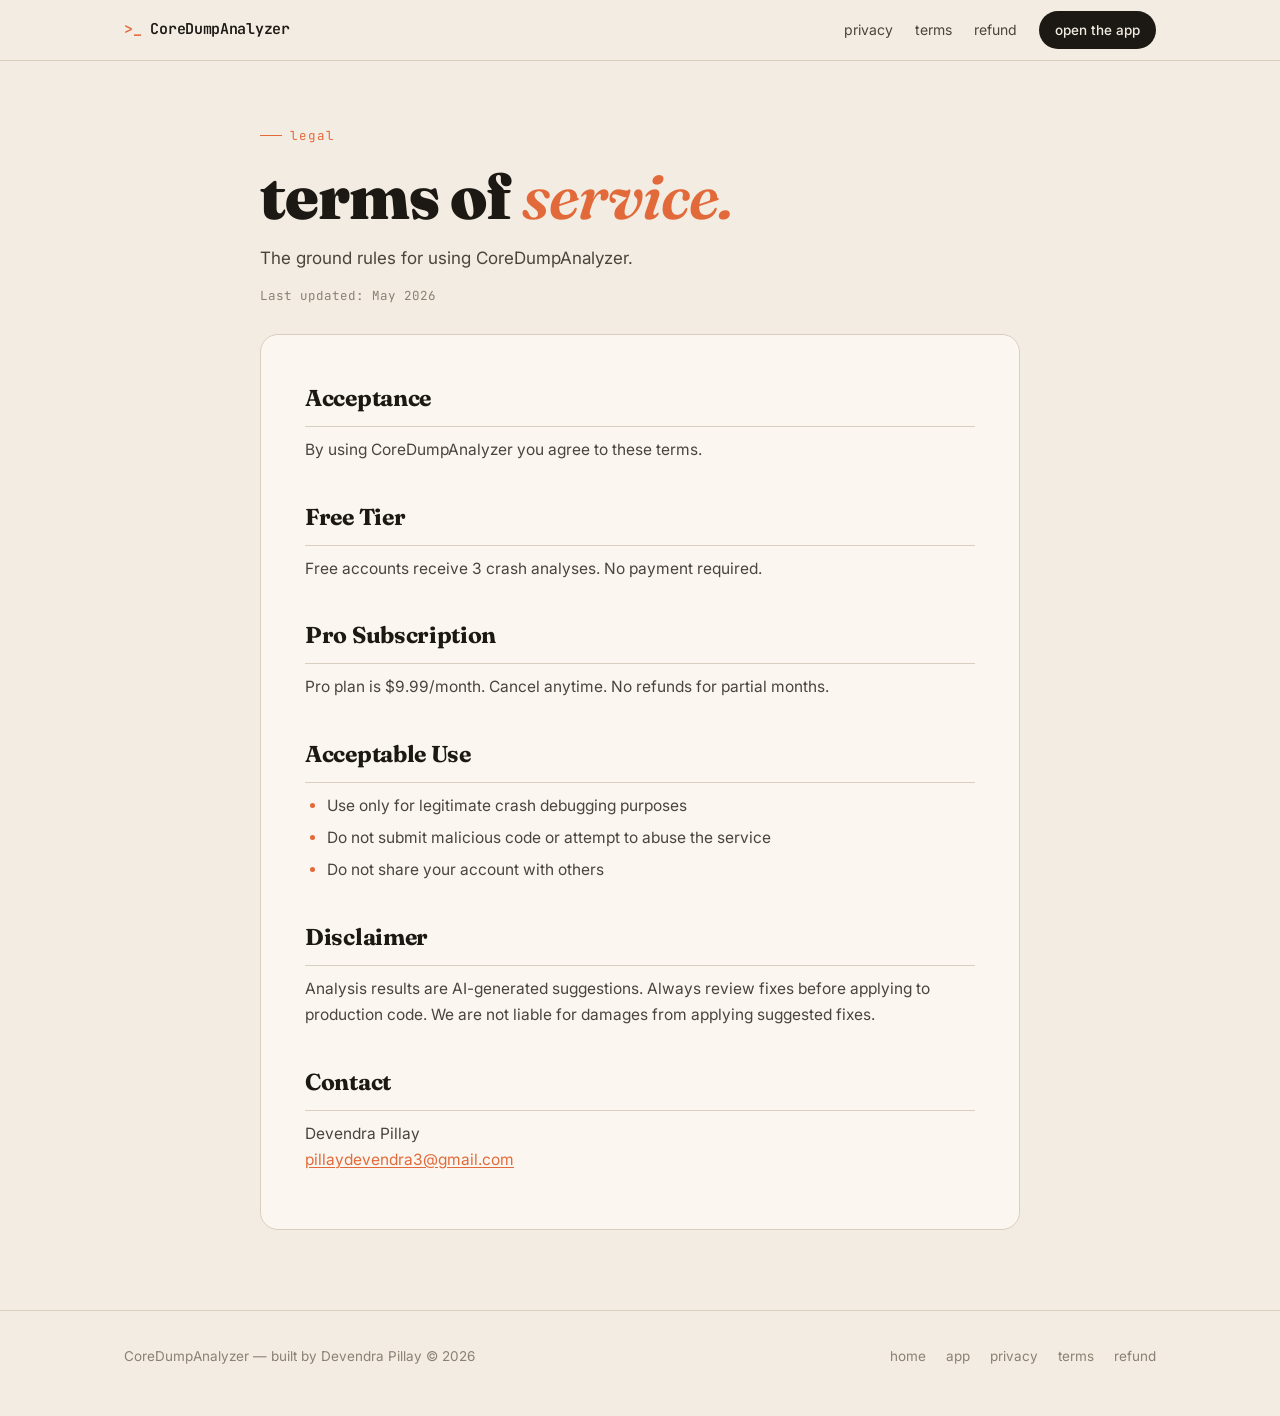
<file: terms.html>
<!DOCTYPE html>
<html lang="en">
<head>
<meta charset="UTF-8">
<meta name="viewport" content="width=device-width, initial-scale=1, viewport-fit=cover">
<title>Terms of Service — CoreDumpAnalyzer</title>
<meta name="description" content="Terms of service for using CoreDumpAnalyzer.">
<meta name="theme-color" content="#e26a3a">
<link rel="icon" type="image/svg+xml" href="data:image/svg+xml,<svg xmlns='http://www.w3.org/2000/svg' viewBox='0 0 100 100'><rect width='100' height='100' rx='20' fill='%23141210'/><text y='64' x='12' font-size='44' font-family='monospace' fill='%23e26a3a' font-weight='bold'>&gt;_</text></svg>">
<link rel="preconnect" href="https://fonts.googleapis.com">
<link rel="preconnect" href="https://fonts.gstatic.com" crossorigin>
<link href="https://fonts.googleapis.com/css2?family=Fraunces:ital,opsz,wght@0,9..144,400;0,9..144,700;0,9..144,900;1,9..144,600&family=Inter:wght@400;500;600&family=JetBrains+Mono:wght@400;600&display=swap" rel="stylesheet">
<link rel="stylesheet" href="/assets/site.css">
</head>
<body>

<header>
  <div class="wrap nav">
    <a href="/" class="brand"><span class="mk">&gt;_</span> CoreDumpAnalyzer</a>
    <nav class="nav-links">
      <a href="/privacy.html" class="hide-sm">privacy</a>
      <a href="/terms.html" class="hide-sm">terms</a>
      <a href="/refund.html" class="hide-sm">refund</a>
      <a class="nav-cta" href="/app.html?auth=signin">open the app</a>
    </nav>
  </div>
</header>

<div class="wrap doc-hero">
  <div class="eyebrow">legal</div>
  <h1>terms of <span class="it">service.</span></h1>
  <p>The ground rules for using CoreDumpAnalyzer.</p>
  <div class="doc-date">Last updated: May 2026</div>
</div>

<main class="wrap doc">
  <div class="doc-card">
<h2>Acceptance</h2>
<p>By using CoreDumpAnalyzer you agree to these terms.</p>

<h2>Free Tier</h2>
<p>Free accounts receive 3 crash analyses. No payment required.</p>

<h2>Pro Subscription</h2>
<p>Pro plan is $9.99/month. Cancel anytime. No refunds for partial months.</p>

<h2>Acceptable Use</h2>
<ul>
  <li>Use only for legitimate crash debugging purposes</li>
  <li>Do not submit malicious code or attempt to abuse the service</li>
  <li>Do not share your account with others</li>
</ul>

<h2>Disclaimer</h2>
<p>Analysis results are AI-generated suggestions. Always review fixes before 
applying to production code. We are not liable for damages from applying 
suggested fixes.</p>

<h2>Contact</h2>
<p>Devendra Pillay<br>
<a href="mailto:pillaydevendra3@gmail.com">pillaydevendra3@gmail.com</a></p>
  </div>
</main>

<footer>
  <div class="wrap foot-row">
    <div>CoreDumpAnalyzer — built by Devendra Pillay © 2026</div>
    <div class="foot-links">
      <a href="/">home</a>
      <a href="/app.html?auth=signin">app</a>
      <a href="/privacy.html">privacy</a>
      <a href="/terms.html">terms</a>
      <a href="/refund.html">refund</a>
    </div>
  </div>
</footer>

</body>
</html>
</file>
<file: assets/site.css>
/* Shared theme for CoreDumpAnalyzer static pages (privacy, terms, refund).
   Mirrors the palette, type and header/footer of the landing page (index.html). */
:root{
  box-sizing:border-box;
  padding-top:env(safe-area-inset-top,0px);
  padding-bottom:env(safe-area-inset-bottom,0px);
  --paper:#f3ece2;
  --paper2:#ece3d6;
  --ink:#1c1915;
  --ink2:#4a443c;
  --ink3:#8a8073;
  --ember:#e26a3a;
  --ember-d:#c4542a;
  --line:#d9cfbe;
  --card:#fbf7f0;
  --green:#4f8a56;
  --amber:#b8862b;
}
@media (prefers-color-scheme: dark){
  :root:not([data-theme="light"]){
    color-scheme:dark;
    --paper:#15120e;--paper2:#1b1813;--ink:#f2ece1;--ink2:#c8bfb0;
    --ink3:#8a8073;--line:#2e2920;--card:#1d1a14;--green:#7fb886;--amber:#d9a94a;
  }
}
:root[data-theme="dark"]{
  color-scheme:dark;
  --paper:#15120e;--paper2:#1b1813;--ink:#f2ece1;--ink2:#c8bfb0;
  --ink3:#8a8073;--line:#2e2920;--card:#1d1a14;--green:#7fb886;--amber:#d9a94a;
}
*{margin:0;padding:0;box-sizing:inherit}
html{-webkit-text-size-adjust:100%}
body{
  background:var(--paper);color:var(--ink);
  font-family:'Inter',system-ui,sans-serif;font-size:16px;line-height:1.7;
  background-image:radial-gradient(var(--line) 0.5px,transparent 0.5px);
  background-size:22px 22px;
}
a{color:inherit;text-decoration:none}
::selection{background:var(--ember);color:#fff}
.wrap{max-width:1080px;margin:0 auto;padding:0 24px}

/* header */
header{position:sticky;top:0;z-index:50;
  backdrop-filter:blur(10px);-webkit-backdrop-filter:blur(10px);
  background:color-mix(in srgb, var(--paper) 82%, transparent);
  border-bottom:1px solid var(--line);
  padding-top:env(safe-area-inset-top,0px);}
.nav{display:flex;align-items:center;justify-content:space-between;height:60px;gap:16px}
.brand{font-family:'JetBrains Mono',monospace;font-weight:600;font-size:15px;letter-spacing:-.3px;display:flex;align-items:center;gap:9px;white-space:nowrap}
.brand .mk{color:var(--ember)}
.nav-links{display:flex;align-items:center;gap:22px;font-size:14px;color:var(--ink2)}
.nav-links a{transition:color .15s}
.nav-links a:hover{color:var(--ink)}
.nav-cta{background:var(--ink);color:var(--paper);padding:8px 16px;border-radius:999px;font-weight:500;font-size:13.5px;transition:transform .15s,background .15s;white-space:nowrap}
.nav-cta:hover{transform:translateY(-1px);background:var(--ember);color:#fff}
@media(max-width:680px){.nav-links a.hide-sm{display:none}}

/* page hero */
.doc-hero{padding-block:64px 28px}
.wrap.doc-hero,.wrap.doc{max-width:808px}
.eyebrow{font-family:'JetBrains Mono',monospace;font-size:12.5px;letter-spacing:1px;color:var(--ember);text-transform:lowercase;margin-bottom:18px;display:flex;align-items:center;gap:8px}
.eyebrow::before{content:"";width:22px;height:1.5px;background:var(--ember)}
.doc-hero h1{font-family:'Fraunces',Georgia,serif;font-weight:900;font-size:clamp(38px,7vw,64px);line-height:1;letter-spacing:-1px;margin-bottom:16px}
.doc-hero h1 .it{font-style:italic;font-weight:600;color:var(--ember)}
.doc-hero p{color:var(--ink2);max-width:560px;font-size:17px}
.doc-date{font-family:'JetBrains Mono',monospace;font-size:12.5px;color:var(--ink3);margin-top:12px}

/* document body */
.doc{padding-bottom:80px}
.doc-card{background:var(--card);border:1px solid var(--line);border-radius:18px;padding:clamp(22px,4vw,44px)}
.doc h2{font-family:'Fraunces',Georgia,serif;font-weight:700;font-size:23px;letter-spacing:-.3px;margin:34px 0 10px;padding-bottom:8px;border-bottom:1px solid var(--line)}
.doc h2:first-child{margin-top:0}
.doc h3{font-family:'JetBrains Mono',monospace;font-size:12.5px;font-weight:600;color:var(--ember);text-transform:uppercase;letter-spacing:.6px;margin:22px 0 8px}
.doc p,.doc li{color:var(--ink2);font-size:15.5px}
.doc p{margin-bottom:12px}
.doc ul{padding-left:22px;margin-bottom:12px}
.doc li{margin-bottom:6px}
.doc li::marker{color:var(--ember)}
.doc strong{color:var(--ink);font-weight:600}
.doc a{color:var(--ember);text-decoration:underline;text-underline-offset:2px}
.doc a:hover{color:var(--ember-d)}
.doc .section{margin-bottom:8px}

/* callout boxes */
.box{border:1px solid var(--line);border-left:3px solid var(--ember);border-radius:12px;padding:18px 22px;margin:16px 0;background:var(--paper2)}
.box.green{border-left-color:var(--green)}
.box.amber{border-left-color:var(--amber)}
.box-title{font-family:'JetBrains Mono',monospace;font-size:11.5px;font-weight:600;letter-spacing:1.2px;text-transform:uppercase;margin-bottom:6px;color:var(--ember)}
.box.green .box-title{color:var(--green)}
.box.amber .box-title{color:var(--amber)}
.box p{margin:0;color:var(--ink2)}

/* tables */
.table-scroll{overflow-x:auto;margin:16px 0}
table{width:100%;border-collapse:collapse;font-size:14.5px}
th{background:var(--paper2);color:var(--ink3);font-family:'JetBrains Mono',monospace;font-size:11px;letter-spacing:1px;text-transform:uppercase;padding:10px 14px;text-align:left;border:1px solid var(--line)}
td{padding:10px 14px;border:1px solid var(--line);color:var(--ink2)}
td:first-child{color:var(--ink);font-weight:600}

/* contact */
.contact-box{border:1.5px dashed var(--line);border-radius:14px;padding:26px;margin-top:34px;text-align:center}
.contact-box h3{font-family:'Fraunces',Georgia,serif;font-size:21px;font-weight:700;color:var(--ink);text-transform:none;letter-spacing:0;margin:0 0 6px}
.contact-box p{margin-bottom:4px}
.contact-note{font-size:13px!important;color:var(--ink3)!important;margin-top:8px}

/* footer */
footer{border-top:1px solid var(--line);padding:34px 0 48px;color:var(--ink3);font-size:13.5px}
.foot-row{display:flex;justify-content:space-between;align-items:center;flex-wrap:wrap;gap:14px}
.foot-links{display:flex;gap:20px;flex-wrap:wrap}
.foot-links a:hover{color:var(--ink)}
</file>
